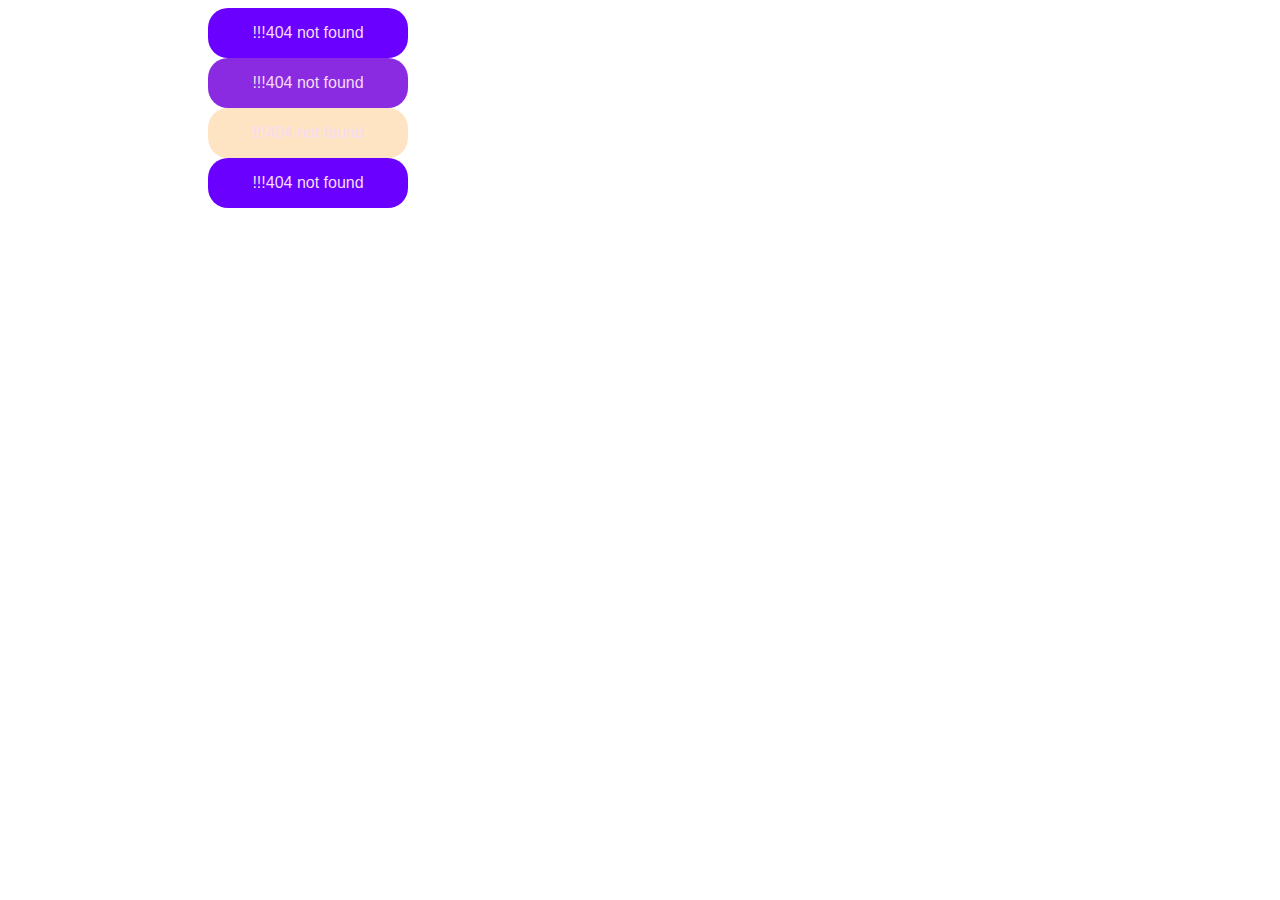
<file: index.html>
<!DOCTYPE html>
<html lang="en">

<head>
    <meta charset="UTF-8">
    <meta name="viewport" content="width=device-width, initial-scale=1.0">
    <title>Document</title>
    <link rel="stylesheet" href="style.css">
</head>

<body>

    <div class="box">
        <p>404 not found
        </div>
        <div class="box">
            <p>404 not found
            </div>
            <div class="box">
                <p>404 not found
                </div>
                <div class="box">
                    <p>404 not found
                </div>
</body>

</html>
</file>
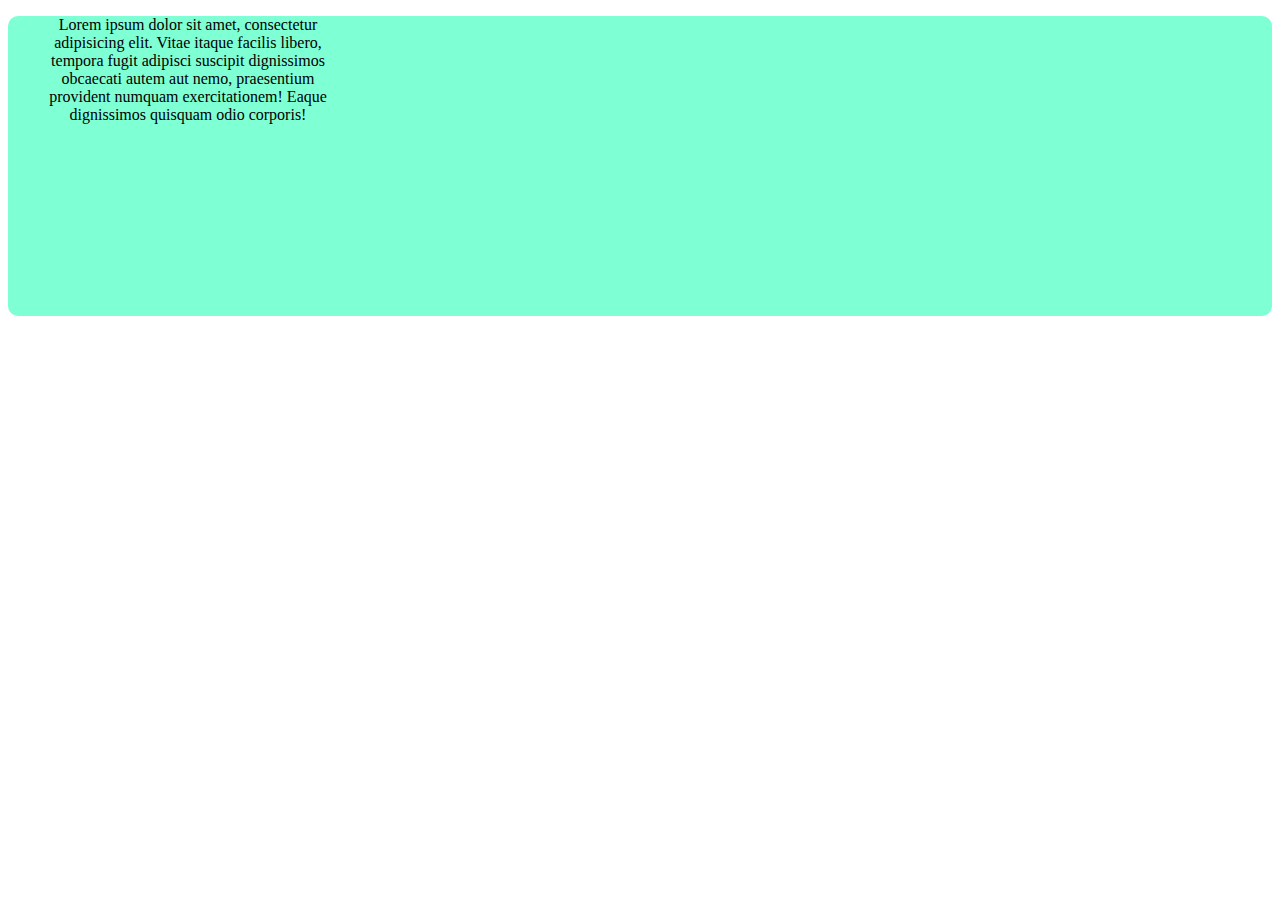
<file: new.html>
<!DOCTYPE html>
<html lang="en">
<head>
    <meta charset="UTF-8">
    <meta name="viewport" content="width=device-width, initial-scale=1.0">
    <title>Document</title>
    <link rel="stylesheet" href="style2.css">
</head>
<body>
<div class="box flex align-center">
    <p>Lorem ipsum dolor sit amet, consectetur adipisicing elit. Vitae itaque facilis libero, tempora fugit adipisci suscipit dignissimos obcaecati autem aut nemo, praesentium provident numquam exercitationem! Eaque dignissimos quisquam odio corporis!</p>
</div>
</body>
</html>
</file>
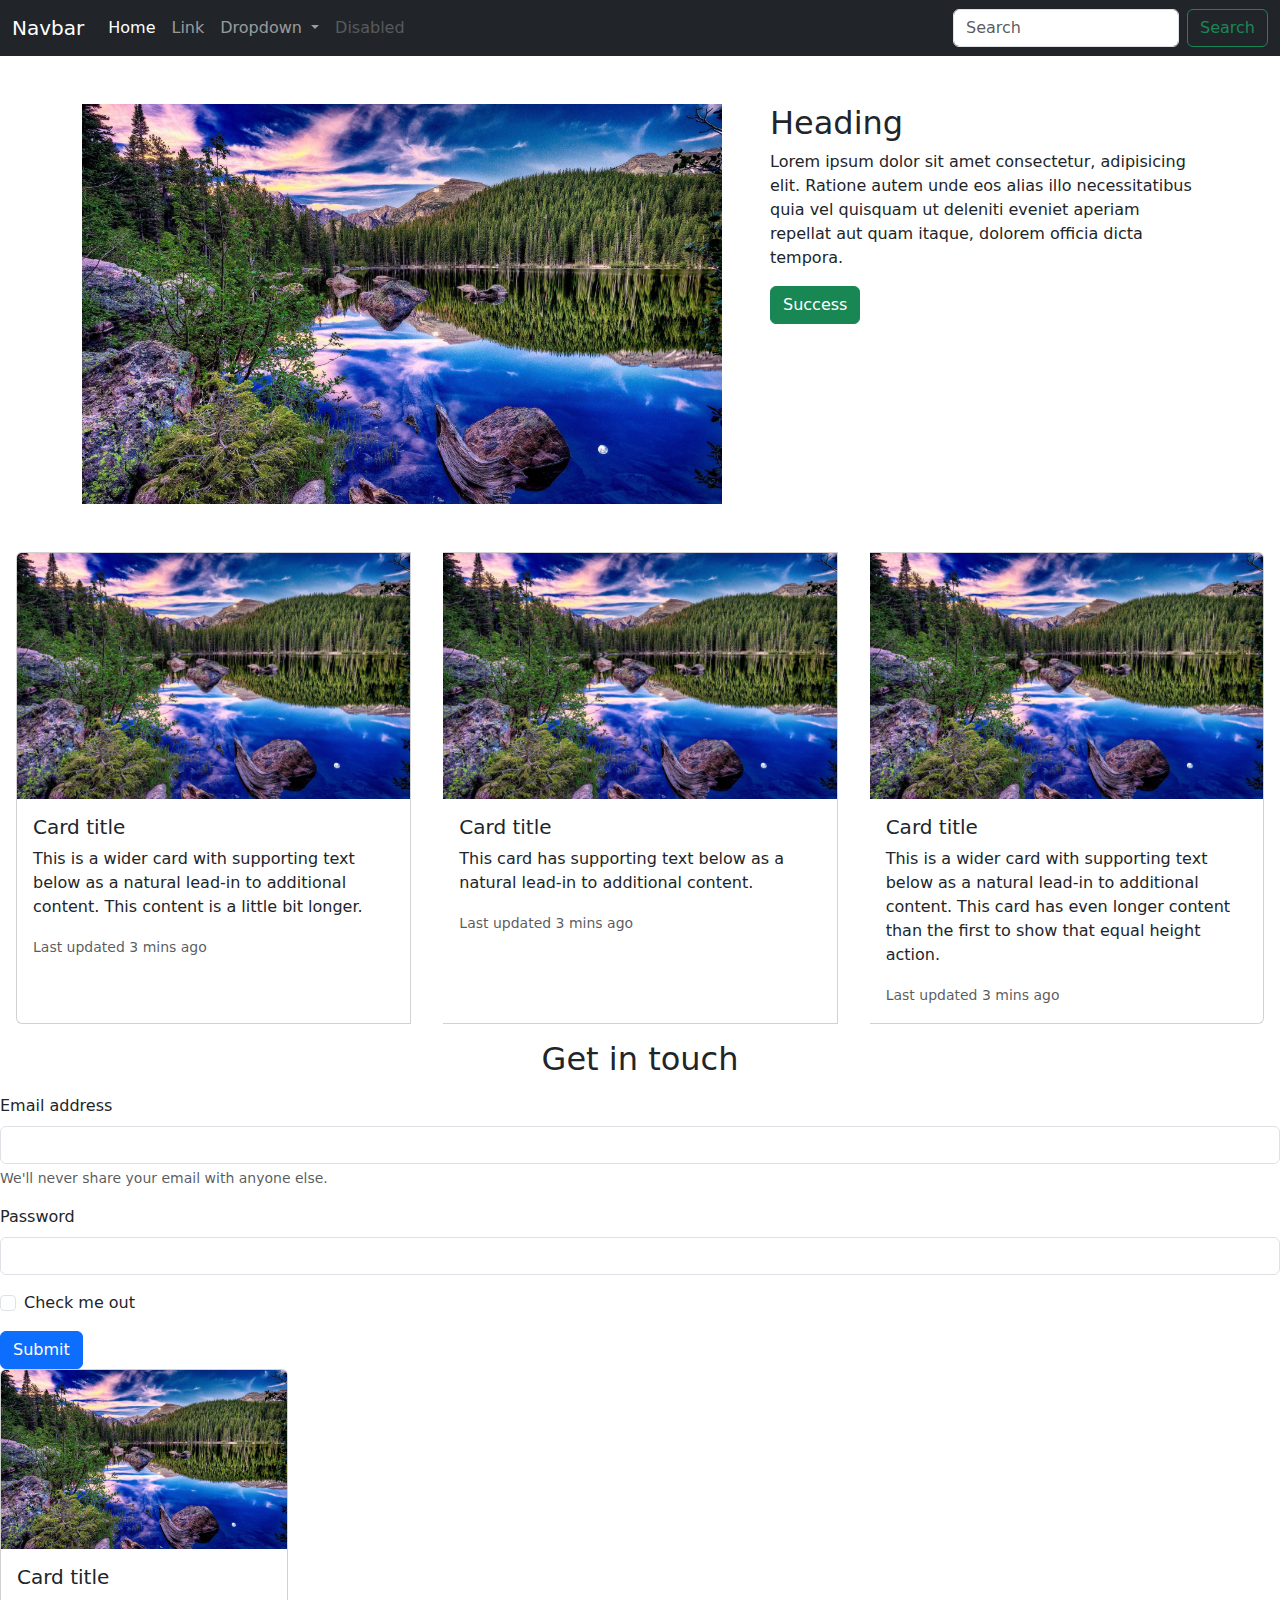
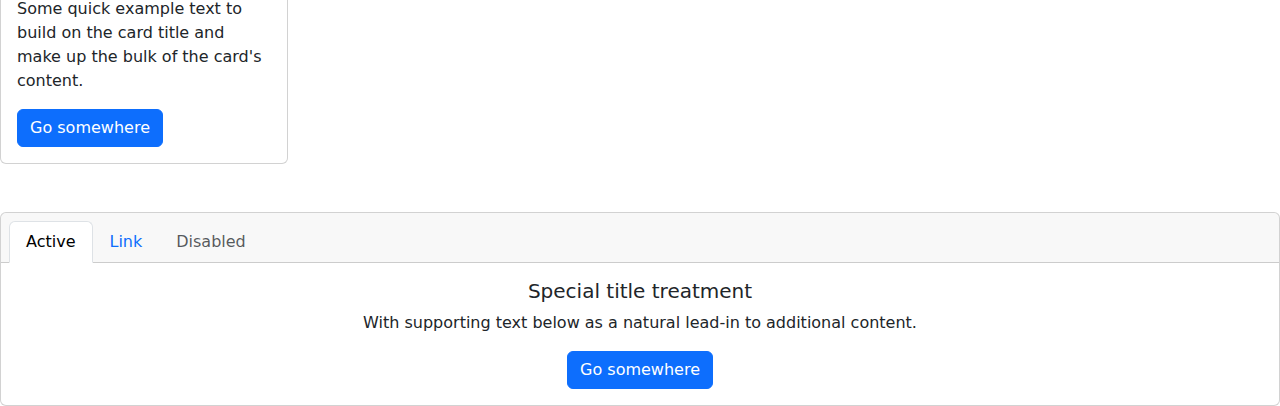
<file: proj.html>
<!doctype html>
<html lang="en">
  <head>
    <meta charset="utf-8">
    <meta name="viewport" content="width=device-width, initial-scale=1">
    <title>Bootstrap demo</title>
    <link href="https://cdn.jsdelivr.net/npm/bootstrap@5.3.3/dist/css/bootstrap.min.css" rel="stylesheet" integrity="sha384-QWTKZyjpPEjISv5WaRU9OFeRpok6YctnYmDr5pNlyT2bRjXh0JMhjY6hW+ALEwIH" crossorigin="anonymous">
  </head>
  <body>
    <header>
        <nav class="navbar navbar-expand-lg navbar-dark bg-dark">
            <div class="container-fluid">
              <a class="navbar-brand" href="#">Navbar</a>
              <button class="navbar-toggler" type="button" data-bs-toggle="collapse" data-bs-target="#navbarSupportedContent" aria-controls="navbarSupportedContent" aria-expanded="false" aria-label="Toggle navigation">
                <span class="navbar-toggler-icon"></span>
              </button>
              <div class="collapse navbar-collapse" id="navbarSupportedContent">
                <ul class="navbar-nav me-auto mb-2 mb-lg-0">
                  <li class="nav-item">
                    <a class="nav-link active" aria-current="page" href="#">Home</a>
                  </li>
                  <li class="nav-item">
                    <a class="nav-link" href="#">Link</a>
                  </li>
                  <li class="nav-item dropdown">
                    <a class="nav-link dropdown-toggle" href="#" id="navbarDropdown" role="button" data-bs-toggle="dropdown" aria-expanded="false">
                      Dropdown
                    </a>
                    <ul class="dropdown-menu" aria-labelledby="navbarDropdown">
                      <li><a class="dropdown-item" href="#">Action</a></li>
                      <li><a class="dropdown-item" href="#">Another action</a></li>
                      <li><hr class="dropdown-divider"></li>
                      <li><a class="dropdown-item" href="#">Something else here</a></li>
                    </ul>
                  </li>
                  <li class="nav-item">
                    <a class="nav-link disabled" href="#" tabindex="-1" aria-disabled="true">Disabled</a>
                  </li>
                </ul>
                <form class="d-flex">
                  <input class="form-control me-2" type="search" placeholder="Search" aria-label="Search">
                  <button class="btn btn-outline-success" type="submit">Search</button>
                </form>
              </div>
            </div>
          </nav>
    </header>

    <main class="my-5">
        <div class="container overflow-hidden mb-5">
            <div class="row gx-5">
              <div class="col">
               <div class="">
                
                <img src="./7LHjcyg.jpg" height="400px" alt="">
               </div>
              </div>
              <div class="col">
                <div class="">
                    <h2>
                        Heading
                    </h2>
                    <p>
                        Lorem ipsum dolor sit amet consectetur, adipisicing elit. Ratione autem unde eos alias illo necessitatibus quia vel quisquam ut deleniti eveniet aperiam repellat aut quam itaque, dolorem officia dicta tempora.
                    </p>
                    <button type="button" class="btn btn-success">Success</button>
                </div>
              </div>
            </div>
          </div>
</div>
<div class="card-group">
    <div class="card mx-3">
      <img src="7LHjcyg.jpg" class="card-img-top" alt="...">
      <div class="card-body">
        <h5 class="card-title">Card title</h5>
        <p class="card-text">This is a wider card with supporting text below as a natural lead-in to additional content. This content is a little bit longer.</p>
        <p class="card-text"><small class="text-body-secondary">Last updated 3 mins ago</small></p>
      </div>
    </div>
    <div class="card mx-3">
      <img src="7LHjcyg.jpg" class="card-img-top" alt="...">
      <div class="card-body">
        <h5 class="card-title">Card title</h5>
        <p class="card-text">This card has supporting text below as a natural lead-in to additional content.</p>
        <p class="card-text"><small class="text-body-secondary">Last updated 3 mins ago</small></p>
      </div>
    </div>
    <div class="card mx-3">
      <img src="7LHjcyg.jpg" class="card-img-top" alt="...">
      <div class="card-body">
        <h5 class="card-title">Card title</h5>
        <p class="card-text">This is a wider card with supporting text below as a natural lead-in to additional content. This card has even longer content than the first to show that equal height action.</p>
        <p class="card-text"><small class="text-body-secondary">Last updated 3 mins ago</small></p>
      </div>
    </div>
  </div>
  <div class="container my-3">
    <div class="text-center">
        <h2>
            Get in touch
        </h2>
    </div>
  </div>
  <form>
    <div class="mb-3">
      <label for="exampleInputEmail1" class="form-label">Email address</label>
      <input type="email" class="form-control" id="exampleInputEmail1" aria-describedby="emailHelp">
      <div id="emailHelp" class="form-text">We'll never share your email with anyone else.</div>
    </div>
    <div class="mb-3">
      <label for="exampleInputPassword1" class="form-label">Password</label>
      <input type="password" class="form-control" id="exampleInputPassword1">
    </div>
    <div class="mb-3 form-check">
      <input type="checkbox" class="form-check-input" id="exampleCheck1">
      <label class="form-check-label" for="exampleCheck1">Check me out</label>
    </div>
    <button type="submit" class="btn btn-primary">Submit</button>
  </form>
  <div class="card" style="width: 18rem;">
    <img src="7LHjcyg.jpg" class="card-img-top" alt="...">
    <div class="card-body">
      <h5 class="card-title">Card title</h5>
      <p class="card-text">Some quick example text to build on the card title and make up the bulk of the card's content.</p>
      <a href="#" class="btn btn-primary">Go somewhere</a>
    </div>
  </div>
    </main>
    <div class="card text-center">
        <div class="card-header">
          <ul class="nav nav-tabs card-header-tabs">
            <li class="nav-item">
              <a class="nav-link active" aria-current="true" href="#">Active</a>
            </li>
            <li class="nav-item">
              <a class="nav-link" href="#">Link</a>
            </li>
            <li class="nav-item">
              <a class="nav-link disabled" aria-disabled="true">Disabled</a>
            </li>
          </ul>
        </div>
        <div class="card-body">
          <h5 class="card-title">Special title treatment</h5>
          <p class="card-text">With supporting text below as a natural lead-in to additional content.</p>
          <a href="#" class="btn btn-primary">Go somewhere</a>
        </div>
      </div>
            
    <script src="https://cdn.jsdelivr.net/npm/bootstrap@5.3.3/dist/js/bootstrap.bundle.min.js" integrity="sha384-YvpcrYf0tY3lHB60NNkmXc5s9fDVZLESaAA55NDzOxhy9GkcIdslK1eN7N6jIeHz" crossorigin="anonymous"></script>
  </body>
</html>
</file>
<file: style.css>
@keyframes example1{
    0%{
        left: -200px;
        opacity: 0;

    }
    100%{
        left: 200px;
        opacity: 1;
    }
}
.box{
    left: 200px;
    width: 200px;
    height: 50px;
    background-color: rgb(106, 0, 255);
    position: relative;
    border-radius: 20px;
    display: flex;
    justify-content:  center;
    align-items:  center;
    color: rgb(245, 220, 245);
    font-family: sans-serif;
     animation: example1 3s ease 1s;
}

.box:hover{
    transform: scale(1.1);
    cursor: pointer;
    transition: 1s;
}

p::before{
    content: "!!!";
}

.box:nth-child(2){
    background-color: blueviolet;
}
.box:nth-child(3){
    background-color: bisque;
}
</file>
<file: style2.css>
.box{
    height: 300px;
    width: 100%;
background-color: aquamarine;
    border-radius: 10px;
}
p{
    width: 300px;
    margin-left: 30px;
    text-align: center;
}
</file>
